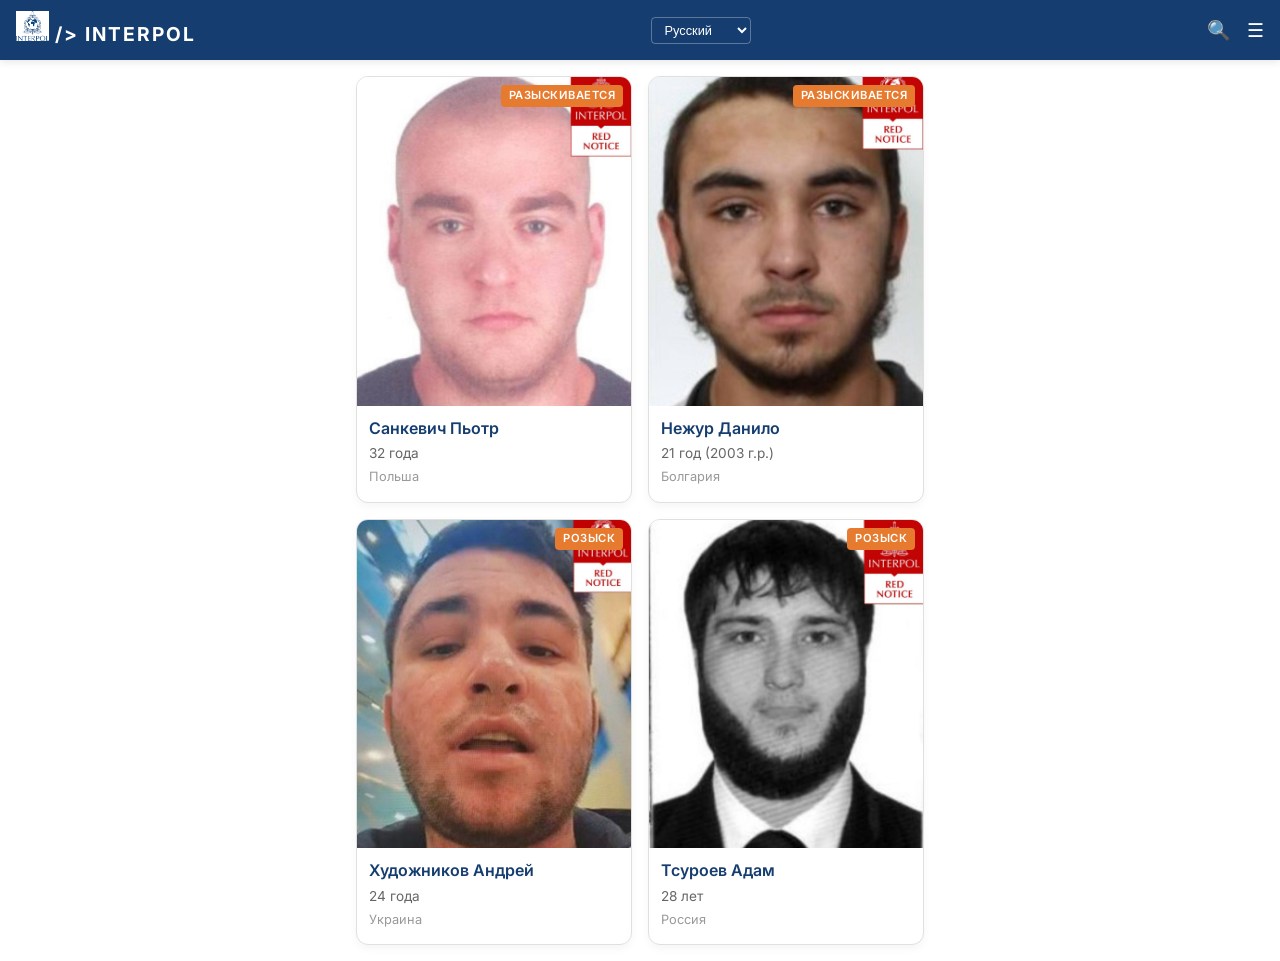
<file: index.html>
<!DOCTYPE html>
<html lang="ru">
<head>
  <meta charset="UTF-8" />
  <meta name="viewport" content="width=device-width, initial-scale=1.0" />
  <title>Interpol – розыск</title>
  <link rel="stylesheet" href="style.css" />
  <!-- Подключение шрифта Inter -->
  <link href="https://fonts.googleapis.com/css2?family=Inter:wght@400;500;600;700&display=swap" rel="stylesheet" />
</head>
<body>

  <!-- Верхняя панель (фиксированная) -->
  <header class="top-bar">
    <div class="logo">
     <img src="images/logo.png" alt="INTERPOL" class="logo-img"> />

      <span>INTERPOL</span>
    </div>
    <div class="language-selector">
      <select>
        <option>Русский</option>
        <option>English</option>
        <option>Български</option>
      </select>
    </div>
    <div class="icons">
      <span class="icon-search">🔍</span>
      <span class="icon-menu">☰</span>
    </div>
  </header>

  <!-- Сетка карточек -->
  <main class="card-grid">
    <!-- КАРТОЧКА 1 – неактивная (только для вида) -->
    <div class="card">
      <div class="card-image">
        <img src="images/sankevich.jpg" alt="Фото" />
        <!-- Здесь значок розыска (оранжевая метка) -->
        <span class="card-badge" style="background:#E67A2E;">РАЗЫСКИВАЕТСЯ</span>
        <!-- Фото -->
      </div>
      <div class="card-info">
        <h3 class="card-name">Санкевич Пьотр</h3>
        <!-- Имя -->
        <p class="card-age">32 года</p>
        <!-- Возраст -->
        <p class="card-country">Польша</p>
        <!-- Страна -->
      </div>
    </div>

    <!-- КАРТОЧКА 2 – РАБОЧАЯ (кликабельная) - это Данило -->
    <div class="card active" data-target="profile.html">
      <div class="card-image">
        <img src="images/danilo_1.jpg" alt="Фото" />
        <!-- Фото Данилы -->
        <span class="card-badge" style="background:#E67A2E;">РАЗЫСКИВАЕТСЯ</span>
      </div>
      <div class="card-info">
        <h3 class="card-name">Нежур Данило</h3>
        <!-- Имя -->
        <p class="card-age">21 год (2003 г.р.)</p>
        <!-- Возраст (рассчитано от 2003) -->
        <p class="card-country">Болгария</p>
        <!-- Страна -->
      </div>
    </div>

    <!-- КАРТОЧКА 3 – неактивная -->
    <div class="card">
      <div class="card-image">
        <img src="images/hudoschniikov.jpg" alt="Фото" />
        <span class="card-badge" style="background:#E67A2E;">РОЗЫСК</span>
      </div>
      <div class="card-info">
        <h3 class=
          "card-name">Художников Андрей</h3>
        <p class="card-age">24 года</p>
        <p class="card-country">Украина</p>
      </div>
    </div>

    <!-- КАРТОЧКА 4 – неактивная -->
    <div class="card">
      <div class="card-image">
        <img src="images/tsuroev.jpg" alt="Фото" />
        <span class="card-badge" style="background:#E67A2E;">РОЗЫСК</span>
      </div>
      <div class="card-info">
        <h3 class="card-name">Тсуроев Адам</h3>
        <p class="card-age">28 лет</p>
        <p class="card-country">Россия</p>
      </div>
    </div>

    <!-- Можно добавить ещё карточек по такому же шаблону -->
  </main>

  <script src="script.js"></script>
</body>
</html>
</file>
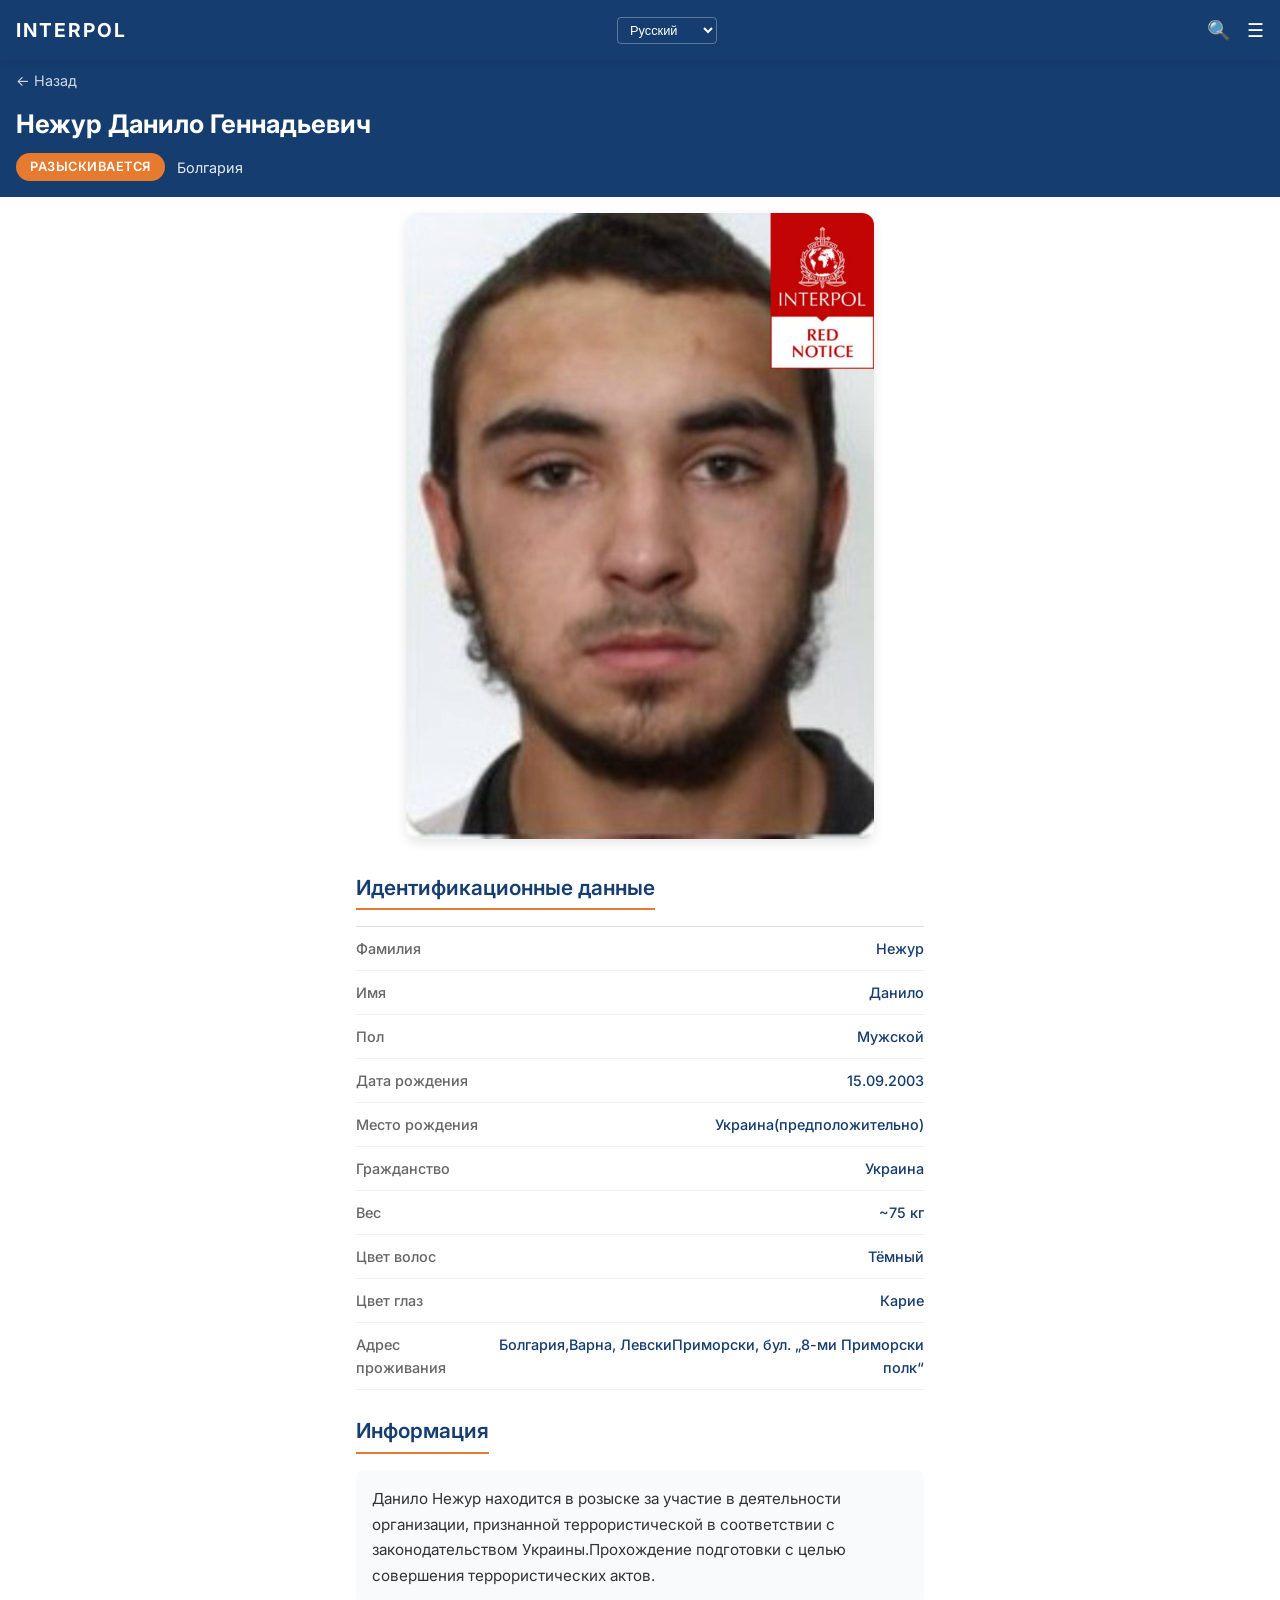
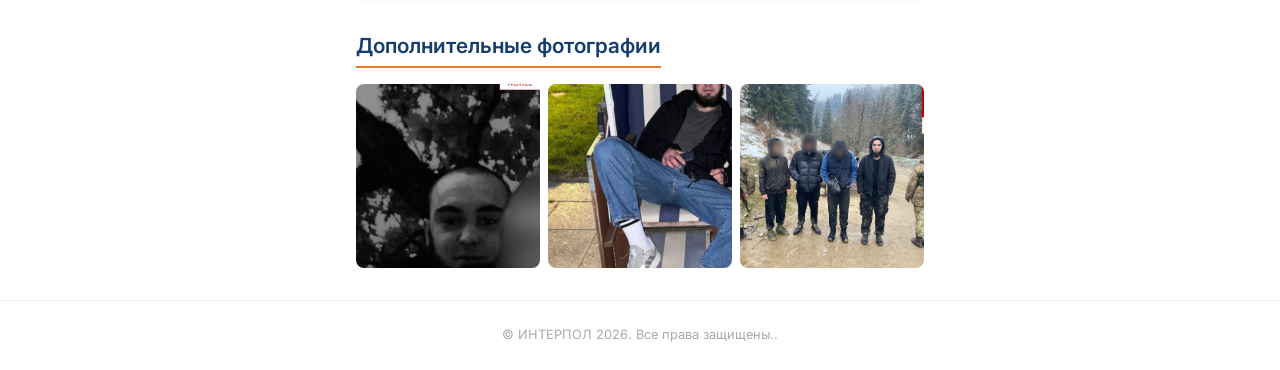
<file: profile.html>
<!DOCTYPE html>
<html lang="ru">
<head>
  <meta charset="UTF-8" />
  <meta name="viewport" content="width=device-width, initial-scale=1.0" />
  <title>Профиль – Нежур Данило</title>
  <link rel="stylesheet" href="style.css" />
  <link href="https://fonts.googleapis.com/css2?family=Inter:wght@400;500;600;700&display=swap" rel="stylesheet" />
</head>
<body>

  <!-- Верхняя панель (такая же) -->
  <header class="top-bar">
    <div class="logo">
      <span>INTERPOL</span>
    </div>
    <div class="language-selector">
      <select>
        <option>Русский</option>
        <option>English</option>
        <option>Български</option>
      </select>
    </div>
    <div class="icons">
      <span class="icon-search">🔍</span>
      <span class="icon-menu">☰</span>
    </div>
  </header>

  <!-- Информационная плашка -->
  <div class="profile-header">
    <a href="index.html" class="back-arrow">← Назад</a>
    <h1 class="profile-name">Нежур Данило Геннадьевич</h1>
    <!-- СЮДА ВПИСАТЬ ИМЯ ПОЛНОСТЬЮ -->
    <div class="status-row">
      <span class="status-badge" style="background:#E67A2E;">РАЗЫСКИВАЕТСЯ</span>
      <span class="status-country">Болгария</span>
    </div>
  </div>

  <!-- Большое фото -->
  <div class="profile-photo">
    <img src="images/danilo_1.jpg" alt="Фото Данило" />
    <!-- ЗАМЕНИТЬ ФОТОГРАФИЮ -->
  </div>

  <!-- Идентификационные данные -->
  <section class="id-section">
    <h2>Идентификационные данные</h2>
    <div class="id-list">
      <div class="id-row">
        <span class="id-label">Фамилия</span>
        <span class="id-value">Нежур</span>
        <!-- ЗАПОЛНИТЬ -->
      </div>
      <div class="id-row">
        <span class="id-label">Имя</span>
        <span class="id-value">Данило</span>
      </div>
      <div class="id-row">
        <span class="id-label">Пол</span>
        <span class="id-value">Мужской</span>
      </div>
      <div class="id-row">
        <span class="id-label">Дата рождения</span>
        <span class="id-value">15.09.2003</span>
        <!-- ДАТА РОЖДЕНИЯ -->
      </div>
      <div class="id-row">
        <span class="id-label">Место рождения</span>
        <span class="id-value">Украина(предположительно)</span>
        <!-- ЗАПОЛНИТЬ -->
      </div>
      <div class="id-row">
        <span class="id-label">Гражданство</span>
        <span class="id-value">Украина</span>
      </div>
      <div class="id-row">
        <span class="id-label">Вес</span>
        <span class="id-value">~75 кг</span>
      </div>
      <div class="id-row">
        <span class="id-label">Цвет волос</span>
        <span class="id-value">Тёмный</span>
      </div>
      <div class="id-row">
        <span class="id-label">Цвет глаз</span>
        <span class="id-value">Карие</span>
      </div>
      <div class="id-row">
        <span class="id-label">Адрес проживания</span>
        <span class="id-value">Болгария,Варна, ЛевскиПриморски, бул. „8-ми Приморски полк“</span>
        <!-- АДРЕС -->
      </div>
    </div>
  </section>

  <!-- Информация (текстовый блок) -->
  <section class="info-section">
    <h2>Информация</h2>
    <div class="info-text">
      <!-- СЮДА ДОБАВЛЯЕТСЯ ОСНОВНОЕ ОПИСАНИЕ -->
      <p>Данило Нежур находится в розыске за участие в деятельности организации, признанной террористической в ​​соответствии с законодательством Украины.Прохождение подготовки с целью совершения террористических актов.</p>
    </div>
  </section>

  <!-- Дополнительные фотографии -->
  <section class="extra-photos">
    <h2>Дополнительные фотографии</h2>
    <div class="photo-grid">
      <!-- ДОБАВИТЬ ДОПОЛНИТЕЛЬНЫЕ ФОТО -->
      <img src="images/danilo_2.jpg" alt="Дополнительное фото 1" />
      <img src="images/danilo_3.jpg" alt="Дополнительное фото 2" />
      <img src="images/danilo_4.jpg" alt="Дополнительное фото 3" />
      <!-- Можно добавить ещё -->
    </div>
  </section>

  <!-- Футер -->
  <footer class="footer">
    <p>© ИНТЕРПОЛ 2026. Все права защищены..</p>
  </footer>

  <script src="script.js"></script>
</body>
</html>
</file>
<file: style.css>
/* style.css */

* {
  margin: 0;
  padding: 0;
  box-sizing: border-box;
}

body {
  font-family: 'Inter', 'Roboto', 'Open Sans', sans-serif;
  background-color: #ffffff;
  color: #153D6F;
  line-height: 1.6;
  padding-top: 60px; /* под фиксированную шапку */
}

/* Фиксированная шапка */
.top-bar {
  position: fixed;
  top: 0;
  left: 0;
  width: 100%;
  height: 60px;
  background: #153D6F;
  display: flex;
  align-items: center;
  justify-content: space-between;
  padding: 0 16px;
  z-index: 1000;
  box-shadow: 0 2px 8px rgba(0,0,0,0.1);
}

.logo {
  color: #ffffff;
  font-weight: 700;
  font-size: 1.2rem;
  letter-spacing: 2px;
}
.logo img { /* если захочешь логотип картинкой */
  height: 30px;
}

.language-selector select {
  background: transparent;
  color: #fff;
  border: 1px solid rgba(255,255,255,0.3);
  border-radius: 4px;
  padding: 4px 8px;
  font-size: 0.8rem;
}
.language-selector option {
  color: #153D6F;
}

.icons {
  display: flex;
  gap: 16px;
}
.icon-search, .icon-menu {
  color: #fff;
  font-size: 1.2rem;
  cursor: pointer;
}

/* Сетка карточек */
.card-grid {
  display: grid;
  grid-template-columns: repeat(2, 1fr);
  gap: 16px;
  padding: 16px;
  max-width: 600px;
  margin: 0 auto;
}

.card {
  background: #fff;
  border: 1px solid #e0e0e0;
  border-radius: 12px;
  overflow: hidden;
  box-shadow: 0 4px 8px rgba(0,0,0,0.04);
  transition: transform 0.2s;
}

.card.inactive {
  opacity: 0.5;
  filter: grayscale(0.3);
  pointer-events: none; /* неактивные не кликаются */
}

.card.active {
  cursor: pointer;
}
.card.active:hover {
  transform: scale(1.02);
}

.card-image {
  position: relative;
  width: 100%;
  aspect-ratio: 1 / 1.2; /* примерно 3:4 */
  overflow: hidden;
}
.card-image img {
  width: 100%;
  height: 100%;
  object-fit: cover;
}

.card-badge {
  position: absolute;
  top: 8px;
  right: 8px;
  background: #E67A2E;
  color: #fff;
  font-size: 0.7rem;
  font-weight: 600;
  padding: 2px 8px;
  border-radius: 4px;
  text-transform: uppercase;
  letter-spacing: 0.5px;
}

.card-info {
  padding: 10px 12px 14px;
}

.card-name {
  font-size: 1rem;
  font-weight: 600;
  margin-bottom: 2px;
}
.card-age {
  font-size: 0.85rem;
  color: #666;
  margin-bottom: 2px;
}
.card-country {
  font-size: 0.8rem;
  color: #999;
}

/* ---------- СТРАНИЦА ПРОФИЛЯ ---------- */

.profile-header {
  padding: 16px;
  background: #153D6F;
  color: #fff;
  margin-top: -16px; /* чтобы шапка не мешала */
  padding-top: 24px;
}
.back-arrow {
  display: inline-block;
  color: #fff;
  text-decoration: none;
  font-size: 0.9rem;
  margin-bottom: 12px;
  opacity: 0.8;
}
.back-arrow:hover {
  opacity: 1;
}

.profile-name {
  font-size: 1.6rem;
  font-weight: 700;
  margin-bottom: 8px;
}

.status-row {
  display: flex;
  align-items: center;
  gap: 12px;
  margin-top: 4px;
}

.status-badge {
  background: #E67A2E;
  color: #fff;
  padding: 4px 14px;
  border-radius: 20px;
  font-weight: 600;
  font-size: 0.8rem;
  text-transform: uppercase;
  letter-spacing: 0.5px;
}

.status-country {
  font-size: 0.9rem;
  opacity: 0.9;
}

.profile-photo {
  width: 100%;
  max-width: 500px;
  margin: 16px auto;
  padding: 0 16px;
}
.profile-photo img {
  width: 100%;
  border-radius: 12px;
  box-shadow: 0 4px 12px rgba(0,0,0,0.1);
}

/* Идентификационные данные */
.id-section, .info-section, .extra-photos {
  padding: 0 16px;
  margin: 24px auto;
  max-width: 600px;
}

.id-section h2, .info-section h2, .extra-photos h2 {
  font-size: 1.3rem;
  font-weight: 600;
  margin-bottom: 16px;
  border-bottom: 2px solid #E67A2E;
  display: inline-block;
  padding-bottom: 4px;
}

.id-list {
  border-top: 1px solid #e0e0e0;
}

.id-row {
  display: flex;
  justify-content: space-between;
  padding: 10px 0;
  border-bottom: 1px solid #f0f0f0;
}

.id-label {
  font-weight: 500;
  color: #666;
  font-size: 0.9rem;
}
.id-value {
  font-weight: 500;
  text-align: right;
  color: #153D6F;
  font-size: 0.9rem;
}

/* Информация */
.info-text {
  background: #f9fafb;
  border-radius: 8px;
  padding: 16px;
  font-size: 0.95rem;
  line-height: 1.7;
  color: #333;
}

/* Дополнительные фото */
.photo-grid {
  display: grid;
  grid-template-columns: repeat(3, 1fr);
  gap: 8px;
}
.photo-grid img {
  width: 100%;
  aspect-ratio: 1;
  object-fit: cover;
  border-radius: 8px;
}

/* Футер */
.footer {
  text-align: center;
  padding: 24px 16px;
  color: #aaa;
  font-size: 0.8rem;
  border-top: 1px solid #eee;
  margin-top: 32px;
}
}
</file>
